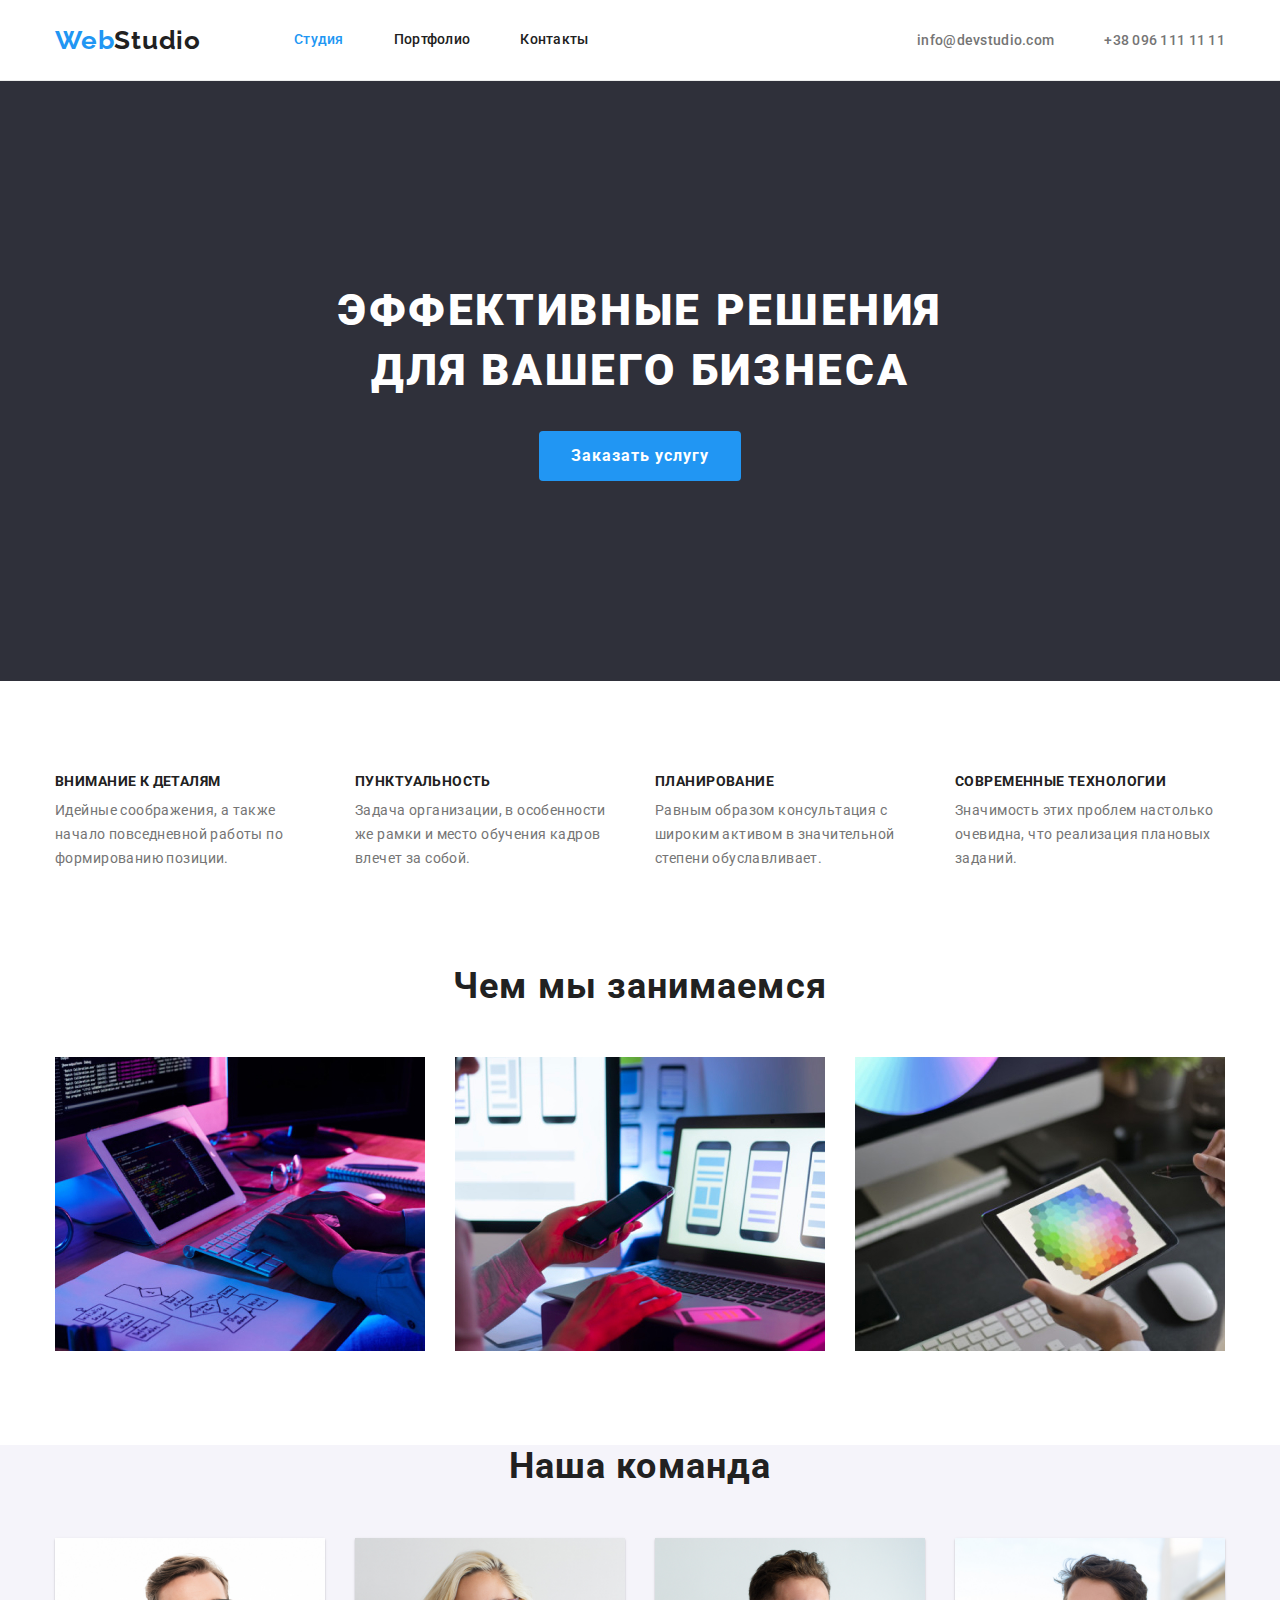
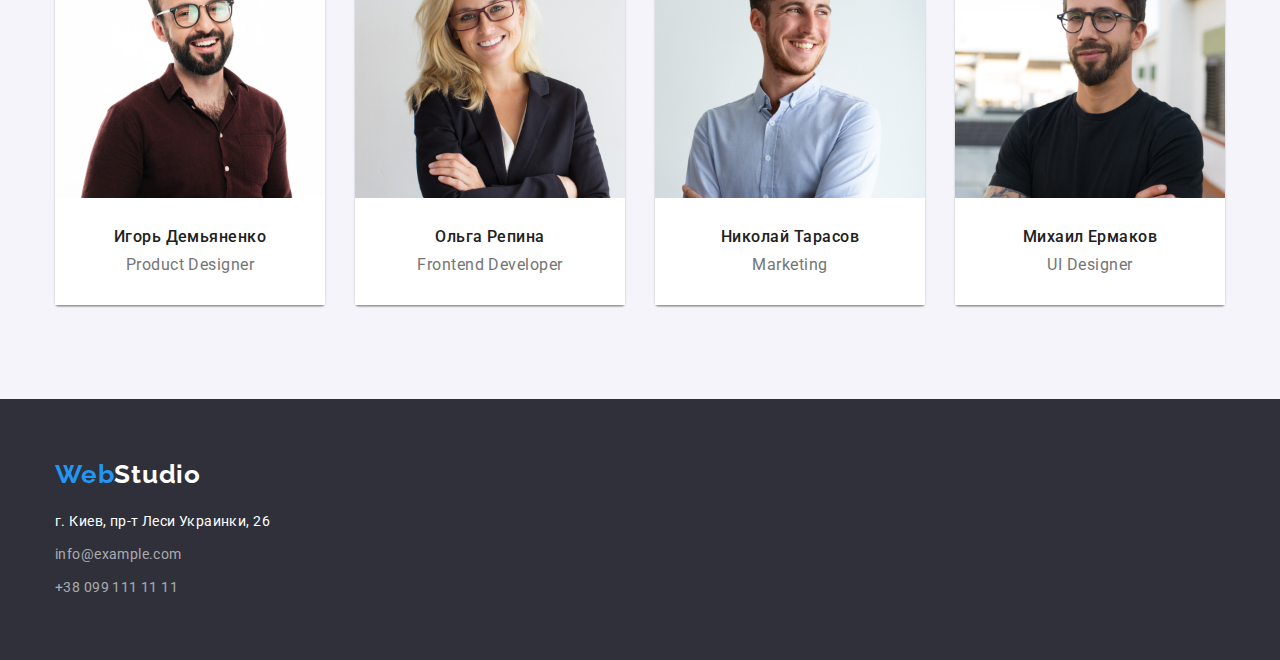
<file: index.html>
<!DOCTYPE html>
<html lang="ru">
  <head>
    <meta charset="UTF-8" />
    <meta http-equiv="X-UA-Compatible" content="IE=edge" />
    <meta name="viewport" content="width=device-width, initial-scale=1.0" />
    <title>Document</title>
    <link
      href="https://fonts.googleapis.com/css2?family=Raleway:wght@700&family=Roboto:wght@400;500;700;900&display=swap"
      rel="stylesheet"
    />
    <link rel="stylesheet" href="./css/modern-normalize.css" />
    <link rel="stylesheet" href="./css/common.css" />
    <link rel="stylesheet" href="./css/main.css" />
  </head>
  <body>
    <header class="header">
      <div class="container header-container">
         <a href="./index.html" class="logo"
            >Web<span class="logo-header">Studio</span></a
          >
          
        <nav class="nav">
          <ul class="site-nav list">
            <li class="item"><a href="" class="link current">Студия</a></li>
            <li class="item"><a href="./portfolio.html" class="link">Портфолио</a></li>
            <li class="item"><a href="" class="link">Контакты</a></li>
          </ul>
        
        </nav>
        
      <ul class="contact-nav list">
        <li class="item"><a href="" class="link">info@devstudio.com</a></li>
        <li>
          <a href="tel:+380961111111" class="link">+38 096 111 11 11</a>
        </li>
      </div>
      </ul>
    </header>
    <main>
      <section class="hero">
        <div class="container hero-container">
        <h1 class="hero-title">Эффективные решения для вашего бизнеса</h1>
        <button type="button" class="button">Заказать услугу</button>
        </div>
      </section>
      <section class="section">
       <div class="container">
        <h2 class="section-title visually-hidden">
          Skill <br />
          never before
        </h2>
        <ul class="skill list">
          <li class="skill-item">
            <h3 class="title">Внимание к деталям</h3>
            <p class="text">
              Идейные соображения, а также начало повседневной работы по
              формированию позиции.
            </p>
          </li>
          <li class="skill-item">
            <h3 class="title">Пунктуальность</h3>
            <p class="text">
              Задача организации, в особенности же рамки и место обучения кадров
              влечет за собой.
            </p>
          </li>
          <li class="skill-item">
            <h3 class="title">Планирование</h3>
            <p class="text">
              Равным образом консультация с широким активом в значительной
              степени обуславливает.
            </p>
          </li>
          <li class="skill-item">
            <h3 class="title">Современные технологии</h3>
            <p class="text">
              Значимость этих проблем настолько очевидна, что реализация
              плановых заданий.
            </p>
          </li>
        </ul>
       </div>
      </section>
       

      <section class="section portfolio">
        <div class="container container-portfolio">
        <h2 class="section-title">Чем мы занимаемся</h2>

        <ul class="list">
          <li class="item">
            <img src="./images/img.jpg" alt="Планшет" width="370" />
          </li>
          <li class="item">
            <img src="./images/img-1.jpg" alt="Мобильный телефон" width="370" />
          </li>
          <li class="item">
            <img
              src="./images/img-2.jpg"
              alt="Графический планшет"
              width="370"
            />
          </li>
        </ul>
      </div>
      </section>

      <section class="section section-team">
        <div class="container container-team">
        <h2 class="section-title">Наша команда</h2>

        <ul class="team list">
          <li class="item">
            <img src="./images/team-1.jpg" alt="Product Designer" width="270" />
            <div class="team-name">
            <h3 class="title">Игорь Демьяненко</h3>
            <p class="text">Product Designer</p>
          </div>
          </li>
          <li class="item">
            <img
              src="./images/team-2.jpg"
              alt="Frontend Developer"
              width="270"
            />
            <div class="team-name">
            <h3 class="title">Ольга Репина</h3>
            <p class="text">Frontend Developer</p>
          </div>
          </li>
          <li class="item">
            <img src="./images/team-3.jpg" alt="Marketing" width="270" />
            <div class="team-name">
            <h3 class="title">Николай Тарасов</h3>
            <p class="text">Marketing</p>
          </div>
          </li>
          <li class="item">
            <img src="./images/team-4.jpg" alt="UI Designer" width="270" />
            <div class="team-name">
            <h3 class="title">Михаил Ермаков</h3>
            <p class="text">UI Designer</p>
          </div>
          </li>
        </ul>
      </div>
      </section>
    </main>

    <footer class="footer">
      <div class="container">
      <a href="./index.html" class="logo"
        >Web<span class="logo-footer">Studio</span></a
      >
      <address class="contact-foot">
        <p class="footer-adress item">г. Киев, пр-т Леси Украинки, 26</p>
        <a href="" class="link item">info@example.com</a>
        <a href="tel:+380961111111" class="link item">+38 099 111 11 11</a>
      </address>
    </div>
    </footer>
  </body>
</html>
</file>
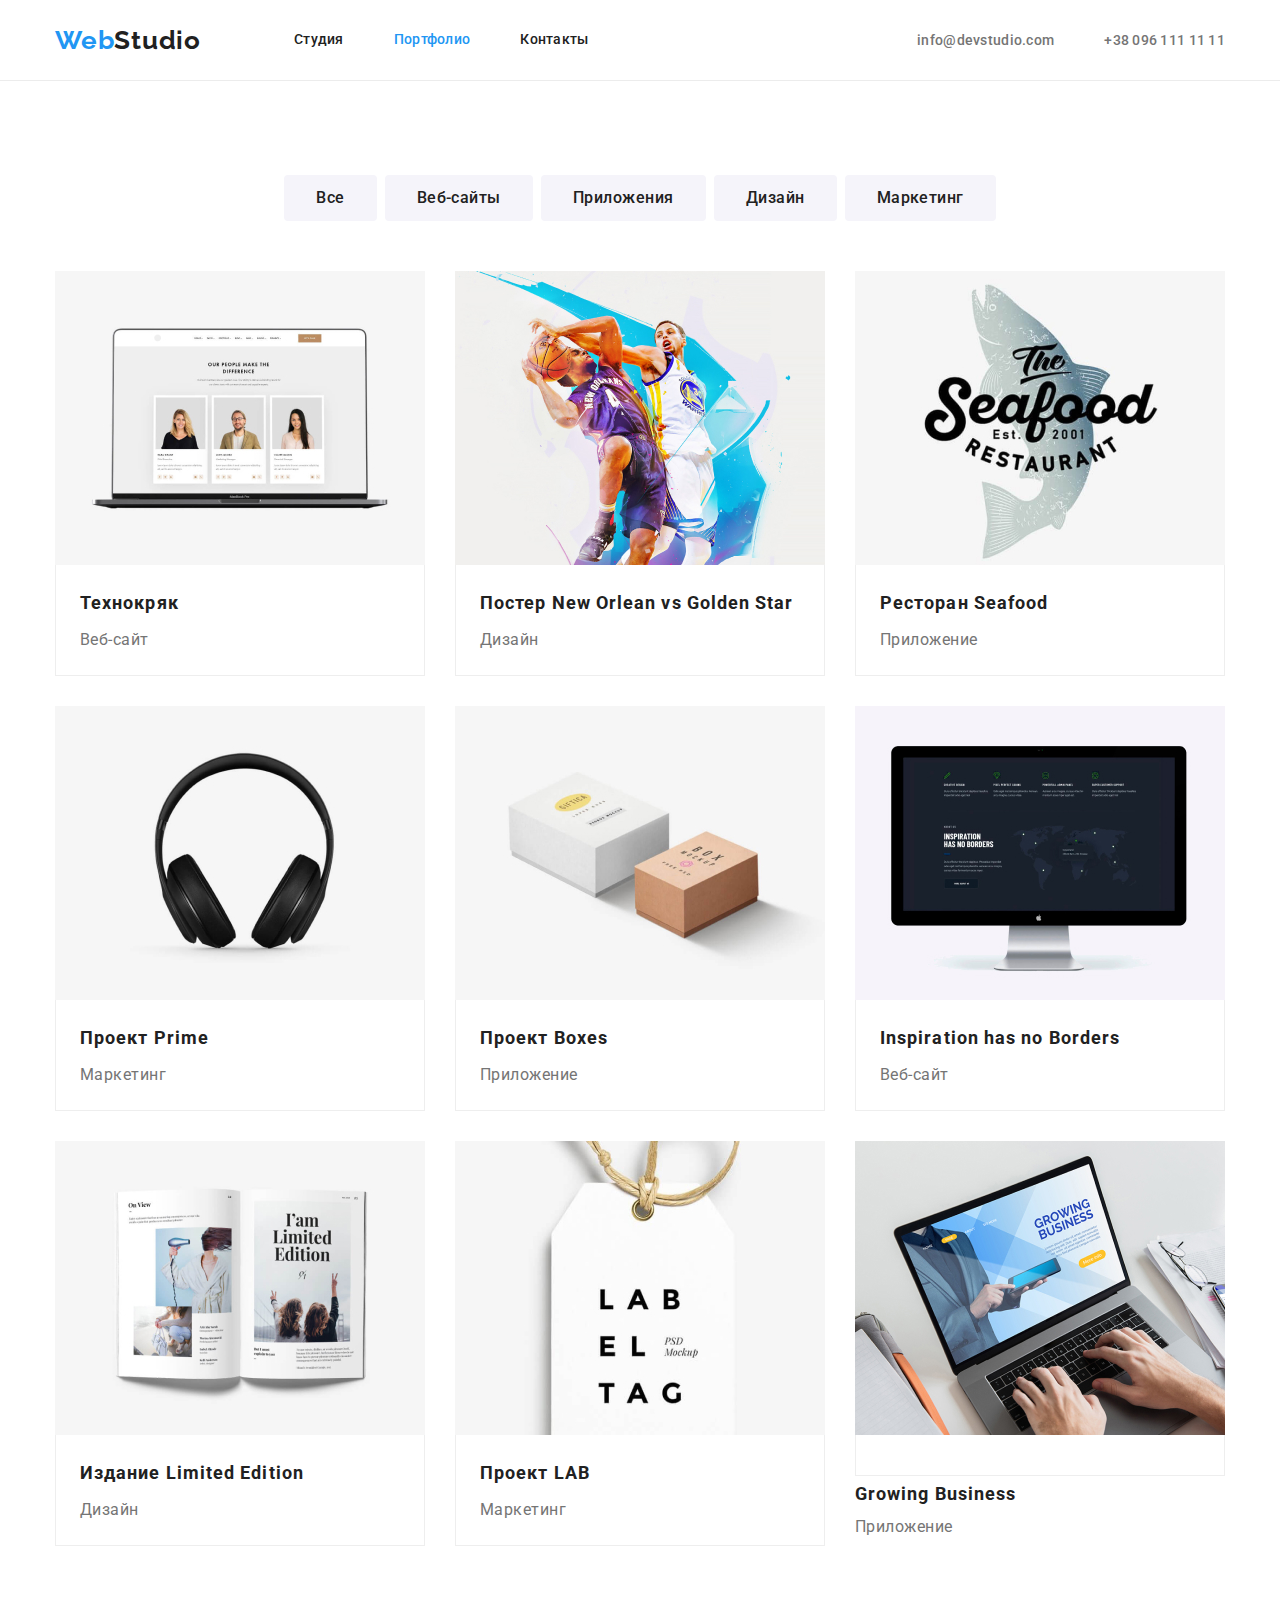
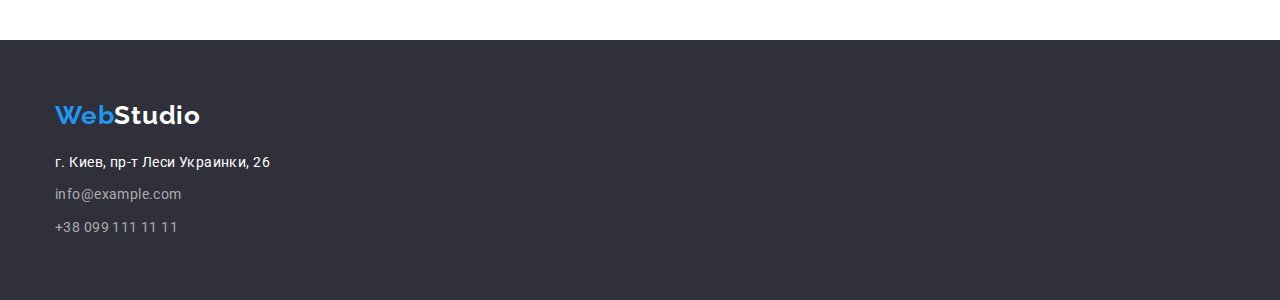
<file: portfolio.html>
<!DOCTYPE html>
<html lang="ru">
  <head>
    <meta charset="UTF-8" />
    <meta http-equiv="X-UA-Compatible" content="IE=edge" />
    <meta name="viewport" content="width=device-width, initial-scale=1.0" />
    <title>Document</title>
    <link
      href="https://fonts.googleapis.com/css2?family=Raleway:wght@700&family=Roboto:wght@400;500;700;900&display=swap"
      rel="stylesheet"
    />
    <link rel="stylesheet" href="./css/modern-normalize.css" />
    <link rel="stylesheet" href="./css/common.css" />
    <link rel="stylesheet" href="./css/portfolio.css" />
  </head>

  <body>
    <header class="header">
      <div class="container header-container">
         <a href="./index.html" class="logo"
            >Web<span class="logo-header">Studio</span></a
          >
          <nav class="nav">
            <ul class="site-nav list">
              <li class="item"><a href="./index.html" class="link">Студия</a></li>
              <li class="item"><a href="" class="link current">Портфолио</a></li>
              <li class="item"><a href="" class="link">Контакты</a></li>
            </ul>
        </nav>
        
      <ul class="contact-nav list">
        <li class="item"><a href="" class="link">info@devstudio.com</a></li>
        <li>
          <a href="tel:+380961111111" class="link">+38 096 111 11 11</a>
        </li>
      </div>
      </ul>
    </header>
    <main>
      <section class="section portfolio">
        <div class="container">
        <h1 class="visually-hidden">Портфолио</h1>
        <ul class="portfolio-buttons list">
          <li class="item">
            <button type="button" class="button">Все</button>
          </li>
          <li class="item">
            <button type="button" class="button">Веб-сайты</button>
          </li>
          <li class="item">
            <button type="button" class="button">Приложения</button>
          </li>
          <li class="item">
            <button type="button" class="button">Дизайн</button>
          </li>
          <li class="item">
            <button type="button" class="button">Маркетинг</button>
          </li>
        </ul>
        <ul class="portfolio-list list">
          <li class="portfolio-item">
            <img src="./images/portfolio-1.jpg" alt="A computer" width="370" />
            <div class="portfolio-item-text">
            <h2 class="section-title">Технокряк</h2>
            <p class="text">Веб-сайт</p>
          </div>
          </li>
          <li class="portfolio-item">
            <img src="./images/portfolio-2.jpg" alt="Basketball" width="370" />
            <div class="portfolio-item-text">
            <h2 class="section-title">Постер New Orlean vs Golden Star</h2>
            <p class="text">Дизайн</p>
          </div>
          </li>
          <li class="portfolio-item">
            <img src="./images/portfolio-3.jpg" alt="A fish" width="370" />
            <div class="portfolio-item-text">
            <h2 class="section-title">Ресторан Seafood</h2>
            <p class="text">Приложение</p>
          </div>
          </li>
          <li class="portfolio-item">
            <img src="./images/portfolio-4.jpg" alt="Headphones" width="370" />
            <div class="portfolio-item-text">
            <h2 class="section-title">Проект Prime</h2>
            <p class="text">Маркетинг</p>
          </div>
          </li>
          <li class="portfolio-item">
            <img src="./images/portfolio-5.jpg" alt="Boxes" width="370" />
            <div class="portfolio-item-text">
            <h2 class="section-title">Проект Boxes</h2>
            <p class="text">Приложение</p>
          </div>
          </li>
          <li class="portfolio-item">
            <img src="./images/portfolio-6.jpg" alt="A computer" width="370" />
            <div class="portfolio-item-text">
            <h2 class="section-title">Inspiration has no Borders</h2>
            <p class="text">Веб-сайт</p>
          </div>
          </li>
          <li class="portfolio-item">
            <img src="./images/portfolio-7.jpg" alt="A book" width="370" />
            <div class="portfolio-item-text">
            <h2 class="section-title">Издание Limited Edition</h2>
            <p class="text">Дизайн</p>
          </div>
          </li>
          <li class="portfolio-item">
            <img src="./images/portfolio-8.jpg" alt="Label" width="370" />
            <div class="portfolio-item-text">
            <h2 class="section-title">Проект LAB</h2>
            <p class="text">Маркетинг</p>
          </div>
          </li>
          <li class="portfolio-item">
            <img src="./images/portfolio-9.jpg" alt="A computer" width="370" />
            <div class="portfolio-item-text"></div>
            <h2 class="section-title">Growing Business</h2>
            <p class="text">Приложение</p>
          </div>
          </li>
        </ul>
      </div>
      </section>
    </main>

    <footer class="footer">
      <div class="container">
      <a href="./index.html" class="logo"
        >Web<span class="logo-footer">Studio</span></a
      >
      <address class="contact-foot">
        <p class="footer-adress item">г. Киев, пр-т Леси Украинки, 26</p>
        <a href="" class="link item">info@example.com</a>
        <a href="tel:+380961111111" class="link item">+38 099 111 11 11</a>
      </address>
    </div>
    </footer>
  </body>
</html>
</file>
<file: css/common.css>
:root {
  --primary-text-color: rgba(117, 117, 117, 1);
  --title-text-color: #212121;
  --accent-color: #2196f3;
  --primary-white-color: #ffffff;
  --primary-button-color: #f5f4fa;
}

body {
  background-color: #ffffff;
  color: var(--primary-text-color);

  font-family: Roboto, sans-serif;
  letter-spacing: 0.02em;
  font-size: 14px;
}

.container {
  margin-left: auto;
  margin-right: auto;
  width: 1200px;
  padding-left: 15px;
  padding-right: 15px;
  margin-left: auto;
  margin-right: auto;
}

.section {
  padding-bottom: 94px;
}

.header {
  border-bottom: 1px solid #ECECEC
}

.nav {
  margin-left: 93px;
  /* margin-right: 331px; */
}

.site-nav .item {
  margin-right: 50px;
}

.site-nav .item:last-child {
  margin-right: 0;
}

.header-container {
  display: flex;
  align-items: center;
}

.nav {
  display: flex;
}

.logo {
  color: var(--accent-color);
  font-family: Raleway;

  font-weight: bold;
  font-size: 26px;
  line-height: 1.19;
  letter-spacing: 0.03em;
}

.logo-header {
  color: var(--title-text-color);
  font-family: Raleway;

  font-weight: bold;
  font-size: 26px;
  line-height: 1.19;
  letter-spacing: 0.03em;
}

button {
  display: inline-block;
  font-family: inherit;
  cursor: pointer;

  border-radius: 4px;
  padding: 10px 32px;
  border: 0px;
  margin: auto;

  text-align: center;
  box-sizing: border-box;
}

.link {
  cursor: default;
}

a {
  text-decoration: none;
}

.list {
  padding: 0;
  margin: 0;
  list-style: none;
}

h1,
h2,
h3,
h4,
h5,
p {
  margin: 0;
}

img {
  display: block;
  max-width: 100%;
  height: auto;
}

.visually-hidden {
  position: absolute;
  width: 1px;
  height: 1px;
  margin: -1px;
  padding: 0;
  overflow: hidden;
  border: 0;
  clip: rect(0 0 0 0)
}

/* page-headr */

/* site-nav */

.site-nav {
  display: flex;
}

.site-nav .link {
  color: var(--title-text-color);
  font-weight: 500;
  line-height: 1.14;

  display: block;
  padding-top: 32px;
  padding-bottom: 32px;
}

.site-nav .link:hover,
.site-nav .link:focus {
  color: var(--accent-color);
}

.site-nav .link.current {
  color: var(--accent-color);
}

/* contact-nav */

.contact-nav {
  display: flex;
  margin-left: auto;
}

.contact-nav .item {
  margin-right: 50px;
}

.contact-nav .link {
  color: var(--primary-text-color);

  font-weight: 500;
  font-size: 14px;
  line-height: 1.14;
  letter-spacing: 0.02em;
}

.contact-nav .link:hover,
.contact-nav .link:focus {
  color: var(--accent-color);
}

.contact-nav .link.current {
  color: var(--accent-color);
}

/* footer */

.footer-logo {
  color: var(--accent-color);

  font-family: Raleway;
  font-weight: bold;
  font-size: 26px;
  line-height: 1.19;
  letter-spacing: 0.03em;
}

.logo-foot {
  color: var(--primary-white-color);

  font-family: Raleway;
  font-weight: bold;
  font-size: 26px;
  line-height: 1.19;
  letter-spacing: 0.03em;
}

.logo-footer {
  color: var(--primary-white-color);

  font-family: Raleway;
  font-weight: bold;
  font-size: 26px;
  line-height: 1.19;
  letter-spacing: 0.03em;
}

.footer-adress {
  color: var(--primary-white-color);

  font-weight: normal;
  font-size: 14px;
  line-height: 1.71;
  letter-spacing: 0.03em;
}

.contact-foot {
  font-style: normal;
  margin-top: 20px;
  display: flex;
  flex-direction: column;
}

.contact-foot .link {
  color: rgba(255, 255, 255, 0.6);

  font-weight: normal;
  font-size: 14px;
  line-height: 1.71;
  letter-spacing: 0.03em;
}

.contact-foot .link:hover,
.contact-foot .link:focus {
  color: var(--accent-color);
}

.contact-foot .link.current {
  color: var(--accent-color);
}

.footer {
  background-color: #2f303a;
  padding-top: 60px;
  padding-bottom: 60px;
}

.contact-foot .item {
  margin-bottom: 9px;
}

.contact-foot .item:last-child {
  margin-bottom: 0;
}
</file>
<file: css/main.css>
.list {
  list-style: none;
}

/* hero */

.hero {
padding-top: 200px;
padding-bottom: 200px;
text-align: center;
margin-bottom: 93px;

background-color: #2f303a;
}

.hero-container {
}

.hero-title {
  color: #ffffff;
  margin-bottom: 30px;
  margin-left: auto;
  margin-right: auto;

  font-style: normal;
  font-weight: 900;
  font-size: 44px;
  line-height: 1.36;
  text-align: center;
  letter-spacing: 0.06em;
  text-transform: uppercase;
  max-width: 696px;
}

/* section */

.section-title {
  color: var(--title-text-color);

  font-weight: 700;
  font-size: 36px;
  line-height: 1.17;
  text-align: center;
  letter-spacing: 0.03em;
}

/* skill */

.skill .skill-item {
  margin-right: 30px;
}

.skill .skill-item:last-child {
  margin-right: 0;
}

.skill-item .title {
  margin-bottom: 10px;
}

.skill-item .text {
  width: 270px;
}

.container .skill {
  display: flex;
}

.skill .title {
  color: var(--title-text-color);

  font-weight: 700;
  font-size: 14px;
  line-height: 1.14;
  letter-spacing: 0.03em;
  text-transform: uppercase;
}

.section .text {
  font-weight: 400;
  font-size: 14px;
  line-height: 1.71;
  letter-spacing: 0.03em;
}

/* portfolio */

.portfolio {
  margin-top: 0;
  margin-bottom: 0;
}

.container-portfolio {
  margin-bottom: 94;
  
}

.container-portfolio .section-title {
  text-align: center;
  margin-bottom: 50px;
}

.container-portfolio .list {
  display: flex;
}

.container-portfolio .item {
  margin-right: 30px;
}

.container-portfolio .item:last-child {
  margin-right: 0;
}

/* team */
.section-team {
  background-color: rgba(245, 244, 250, 1);
}

.container-team .section-title {
  margin-bottom: 50px;
}

.container-team .list {
  display: flex;
}

.container-team .item {
  margin-right: 30px;
  box-shadow: 0px 1px 3px rgba(0, 0, 0, 0.12), 0px 1px 1px rgba(0, 0, 0, 0.14), 0px 2px 1px rgba(0, 0, 0, 0.2);
border-radius: 0px 0px 4px 4px;
}

.container-team .item:last-child{
  margin-right: 0;
}

.team-name {
  padding-top: 30px;
  padding-bottom: 30px;
  background-color: #fff;
}

.team-name .title {
  margin-bottom: 10px;
}

.team .title {
  color: var(--title-text-color);


  font-weight: 500;
  font-size: 16px;
  line-height: 1.18;
  text-align: center;
  letter-spacing: 0.03em;
}

.team .text {
  font-weight: 400;
  font-size: 16px;
  line-height: 1.18;
  text-align: center;
  letter-spacing: 0.03em;
}

.button {
  color: var(--primary-white-color);
  background-color: var(--accent-color);

  font-family: inherit;
  font-style: normal;
  font-weight: bold;
  font-size: 16px;
  line-height: 1.87;
  letter-spacing: 0.06em;
}
</file>
<file: css/portfolio.css>
/* section */

/* portfolio */

.section-title {
  color: var(--title-text-color);

  font-weight: bold;
  font-size: 18px;
  line-height: 2;
  letter-spacing: 0.06em;
}

.text {
  font-weight: normal;
  font-size: 16px;
  line-height: 1.87;
  letter-spacing: 0.03em;
}

/* button */

.button {
  color: var(--title-text-color);
  background-color: var(--primary-button-color);

  font-family: inherit;
  font-style: normal;
  font-weight: 500;
  font-size: 16px;
  line-height: 1.62;
  text-align: center;
  letter-spacing: 0.03em;
}

.portfolio {
  margin-top: 94px;

}

.portfolio-buttons {
  display: flex;
  justify-content: center;
  margin-bottom: 50px;
}

.portfolio-buttons .item {
  margin-right: 8px;
}

.portfolio-buttons .item:last-child {
  margin-right: 0px;
}

.portfolio-buttons .button:hover,
.portfolio-buttons .button:focus {
  background-color: var(--accent-color);
  color: var(--primary-white-color);
}

.portfolio-list {
  display: flex;
  flex-wrap: wrap;
}

.portfolio-item {
  margin-right: 30px;
  margin-bottom: 30px;
}

.portfolio-item:nth-child(3n + 3) {
  margin-right: 0;
}

.portfolio-item:nth-last-child(-n + 3) {
  margin-bottom: 0;
}

.portfolio-item-text {
  padding: 20px 24px;
  border-left: 1px solid #EEEEEE;
  border-bottom: 1px solid #EEEEEE;
  border-right: 1px solid #EEEEEE;
  
}

.portfolio-item-text .section-title {
  margin-bottom: 4px;
}
</file>
